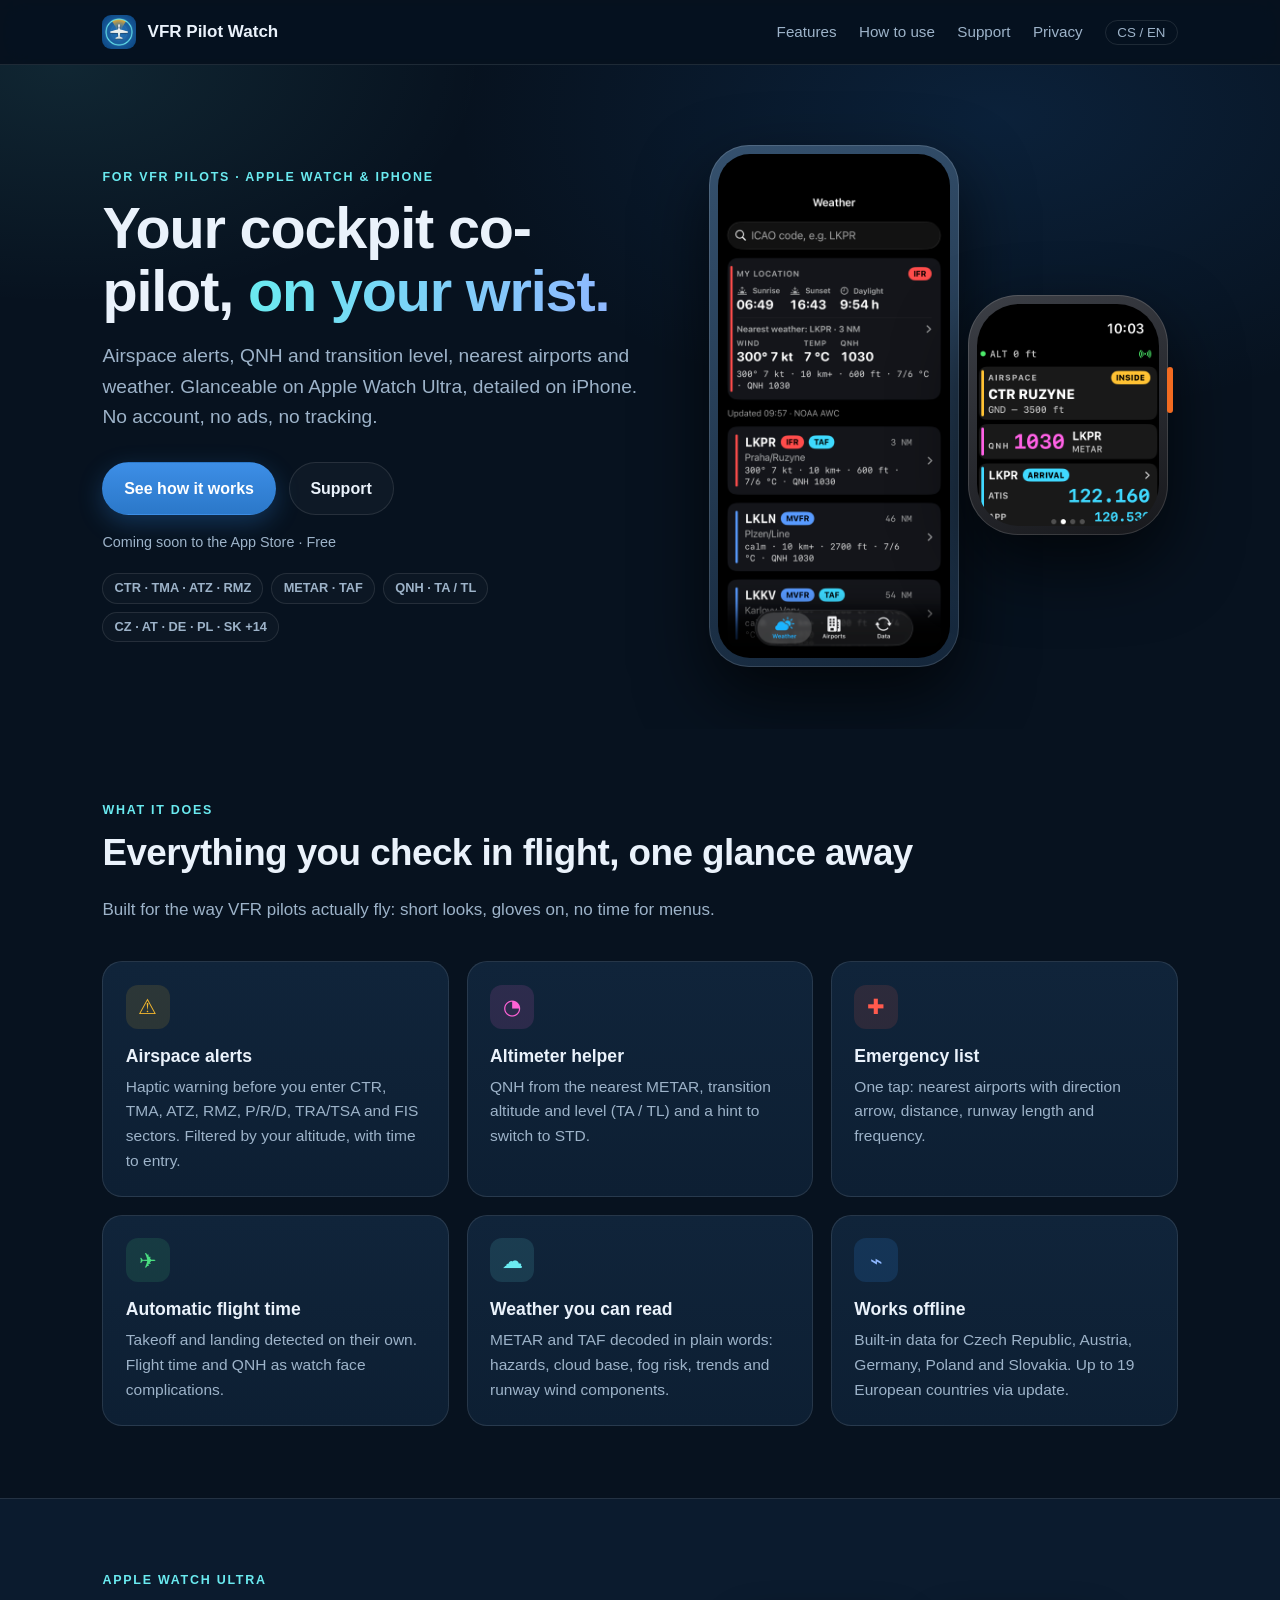
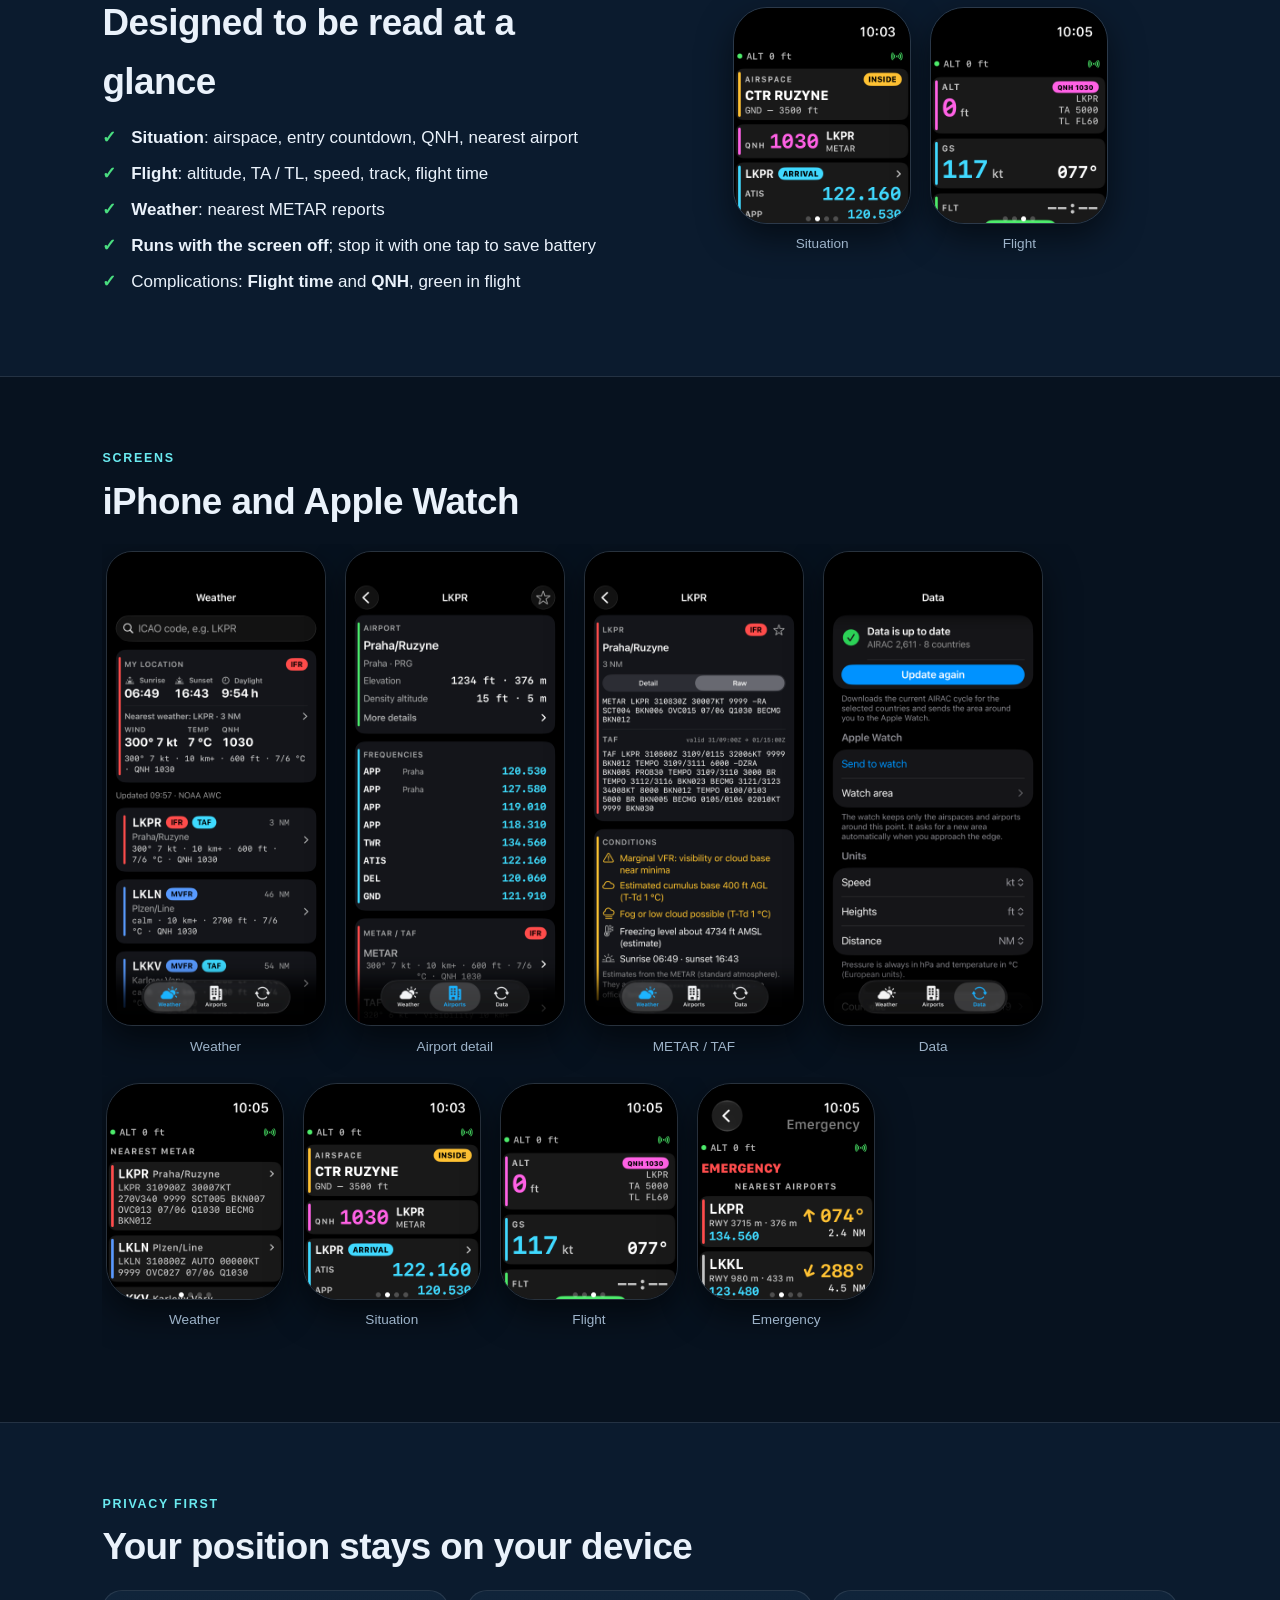
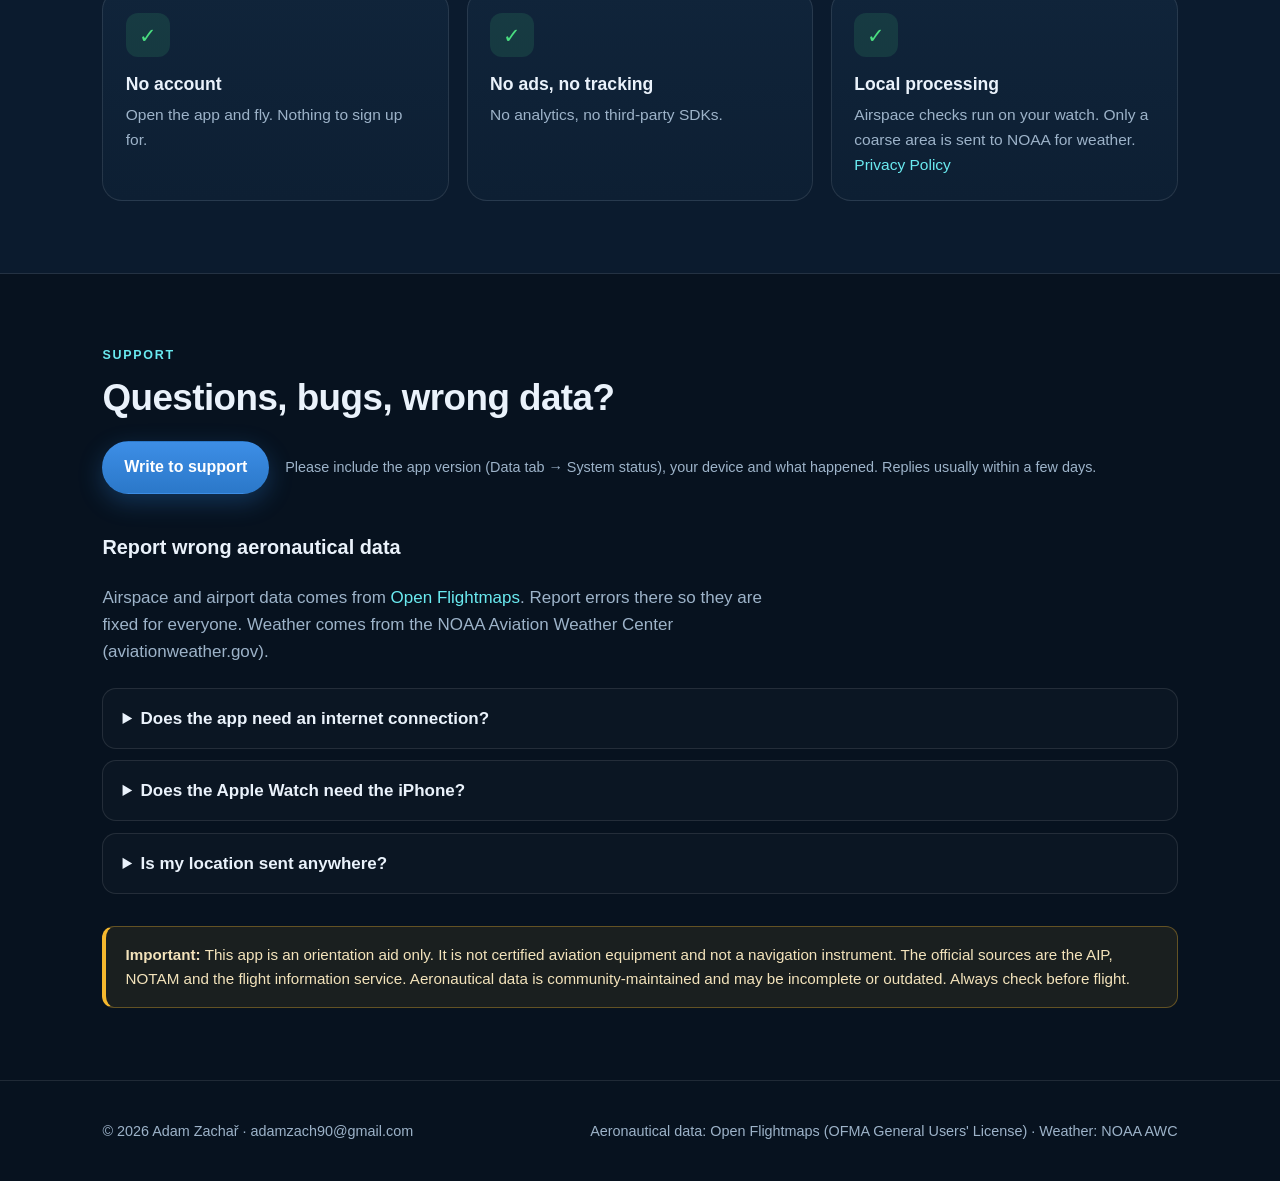
<file: index.html>
<!doctype html>
<html lang="en" data-lang="en">
<head>
<meta charset="utf-8">
<meta name="viewport" content="width=device-width, initial-scale=1">
<title>VFR Pilot Watch – airspace alerts, QNH and weather for VFR pilots</title>
<meta name="description" content="Airspace alerts, altimeter hints, nearest airports, METAR and TAF for VFR pilots on Apple Watch and iPhone.">
<meta name="theme-color" content="#07121f">
<link rel="icon" href="img/icon-v2.png">
<meta property="og:title" content="VFR Pilot Watch – airspace alerts, QNH and weather for VFR pilots"><meta property="og:description" content="Airspace alerts, altimeter hints, nearest airports, METAR and TAF for VFR pilots on Apple Watch and iPhone."><meta property="og:image" content="img/icon-v2.png">
<link rel="stylesheet" href="style.css">
</head>
<body>
<header class="nav"><div class="wrap">
<a class="brand" href="index.html"><img src="img/icon-v2.png" alt=""><span>VFR Pilot Watch</span></a>
<nav>
<a class="hide" href="index.html#features"><span class="en">Features</span><span class="cs">Funkce</span></a>
<a class="" href="app.html"><span class="en">How to use</span><span class="cs">Ovládání</span></a>
<a class="hide" href="index.html#support"><span class="en">Support</span><span class="cs">Podpora</span></a>
<a class="" href="privacy.html"><span class="en">Privacy</span><span class="cs">Soukromí</span></a>
<button class="lang" id="lang" type="button" aria-label="Language">CS / EN</button>
</nav></div></header>

<section class="hero"><div class="wrap">
<div>
<div class="eyebrow"><span class="en">For VFR pilots · Apple Watch & iPhone</span><span class="cs">Pro VFR piloty · Apple Watch a iPhone</span></div>
<h1><span class="en">Your cockpit co-pilot, <em>on your wrist.</em></span><span class="cs">Druhý pilot v kabině, <em>na zápěstí.</em></span></h1>
<p class="lead"><span class="en">Airspace alerts, QNH and transition level, nearest airports and weather. Glanceable on Apple Watch Ultra, detailed on iPhone. No account, no ads, no tracking.</span><span class="cs">Varování před prostory, QNH a přechodová hladina, nejbližší letiště a počasí. Přehledně na Apple Watch Ultra, podrobně na iPhonu. Bez účtu, reklam a sledování.</span></p>
<div class="cta">
<a class="btn primary" href="app.html"><span class="en">See how it works</span><span class="cs">Jak se ovládá</span></a>
<a class="btn ghost" href="#support"><span class="en">Support</span><span class="cs">Podpora</span></a>
</div>
<div class="soon"><span class="en">Coming soon to the App Store · Free</span><span class="cs">Brzy v App Store · Zdarma</span></div>
<div class="badges"><span class="badge">CTR · TMA · ATZ · RMZ</span><span class="badge">METAR · TAF</span><span class="badge">QNH · TA / TL</span><span class="badge">CZ · AT · DE · PL · SK +14</span></div>
</div>
<div class="devices">
<div class="phone"><img src="img/iphone-2.png" alt="Weather tab on iPhone"></div>
<div class="watch"><img src="img/watch-1.png" alt="Situation page on Apple Watch Ultra"></div>
</div>
</div></section>

<section id="features"><div class="wrap">
<div class="eyebrow"><span class="en">What it does</span><span class="cs">Co umí</span></div>
<h2><span class="en">Everything you check in flight, one glance away</span><span class="cs">Všechno, co za letu kontrolujete, na jeden pohled</span></h2>
<p class="sub"><span class="en">Built for the way VFR pilots actually fly: short looks, gloves on, no time for menus.</span><span class="cs">Postavené tak, jak VFR piloti opravdu létají: krátké pohledy, rukavice, žádný čas na menu.</span></p>
<div class="grid g3">
<div class="card"><div class="ico a">⚠</div><h3><span class="en">Airspace alerts</span><span class="cs">Varování před prostory</span></h3><p><span class="en">Haptic warning before you enter CTR, TMA, ATZ, RMZ, P/R/D, TRA/TSA and FIS sectors. Filtered by your altitude, with time to entry.</span><span class="cs">Haptické varování před vstupem do CTR, TMA, ATZ, RMZ, P/R/D, TRA/TSA a sektorů FIS. Podle vaší výšky, s časem do vstupu.</span></p></div>
<div class="card"><div class="ico m">◔</div><h3><span class="en">Altimeter helper</span><span class="cs">Pomocník výškoměru</span></h3><p><span class="en">QNH from the nearest METAR, transition altitude and level (TA / TL) and a hint to switch to STD.</span><span class="cs">QNH z nejbližšího METARu, přechodová výška a hladina (TA / TL) a upozornění na přepnutí na STD.</span></p></div>
<div class="card"><div class="ico r">✚</div><h3><span class="en">Emergency list</span><span class="cs">Nouzový seznam</span></h3><p><span class="en">One tap: nearest airports with direction arrow, distance, runway length and frequency.</span><span class="cs">Jedno klepnutí: nejbližší letiště se šipkou směru, vzdáleností, délkou dráhy a frekvencí.</span></p></div>
<div class="card"><div class="ico g">✈</div><h3><span class="en">Automatic flight time</span><span class="cs">Automatický čas letu</span></h3><p><span class="en">Takeoff and landing detected on their own. Flight time and QNH as watch face complications.</span><span class="cs">Vzlet a přistání se poznají samy. Čas letu a QNH jako komplikace na ciferníku.</span></p></div>
<div class="card"><div class="ico c">☁</div><h3><span class="en">Weather you can read</span><span class="cs">Čitelné počasí</span></h3><p><span class="en">METAR and TAF decoded in plain words: hazards, cloud base, fog risk, trends and runway wind components.</span><span class="cs">METAR a TAF rozluštěné slovy: rizika, základna oblačnosti, riziko mlhy, trendy a složky větru na dráze.</span></p></div>
<div class="card"><div class="ico b">⌁</div><h3><span class="en">Works offline</span><span class="cs">Funguje offline</span></h3><p><span class="en">Built-in data for Czech Republic, Austria, Germany, Poland and Slovakia. Up to 19 European countries via update.</span><span class="cs">Vestavěná data pro Česko, Rakousko, Německo, Polsko a Slovensko. Až 19 evropských zemí přes aktualizaci.</span></p></div>
</div></div></section>

<section class="alt"><div class="wrap split">
<div>
<div class="eyebrow"><span class="en">Apple Watch Ultra</span><span class="cs">Apple Watch Ultra</span></div>
<h2><span class="en">Designed to be read at a glance</span><span class="cs">Navrženo pro pohled na zlomek vteřiny</span></h2>
<ul class="check">
<li><span class="en"><b>Situation</b>: airspace, entry countdown, QNH, nearest airport</span><span class="cs"><b>Situace</b>: prostor, odpočet do vstupu, QNH, nejbližší letiště</span></li>
<li><span class="en"><b>Flight</b>: altitude, TA / TL, speed, track, flight time</span><span class="cs"><b>Let</b>: výška, TA / TL, rychlost, kurz, čas letu</span></li>
<li><span class="en"><b>Weather</b>: nearest METAR reports</span><span class="cs"><b>Počasí</b>: nejbližší hlášení METAR</span></li>
<li><span class="en"><b>Runs with the screen off</b>; stop it with one tap to save battery</span><span class="cs"><b>Běží se zhasnutým displejem</b>; jedním klepnutím ho zastavíte a šetříte baterii</span></li>
<li><span class="en">Complications: <b>Flight time</b> and <b>QNH</b>, green in flight</span><span class="cs">Komplikace: <b>Čas letu</b> a <b>QNH</b>, za letu zelené</span></li>
</ul>
</div>
<div class="shots watches" style="justify-content:center;flex-wrap:wrap;overflow:visible">
<figure><img src="img/watch-1.png" alt="Situation"><figcaption><span class="en">Situation</span><span class="cs">Situace</span></figcaption></figure>
<figure><img src="img/watch-2.png" alt="Flight"><figcaption><span class="en">Flight</span><span class="cs">Let</span></figcaption></figure>
</div>
</div></section>

<section><div class="wrap">
<div class="eyebrow"><span class="en">Screens</span><span class="cs">Obrazovky</span></div>
<h2><span class="en">iPhone and Apple Watch</span><span class="cs">iPhone a Apple Watch</span></h2>
<div class="shots phones">
<figure><img src="img/iphone-2.png" alt=""><figcaption><span class="en">Weather</span><span class="cs">Počasí</span></figcaption></figure>
<figure><img src="img/iphone-1.png" alt=""><figcaption><span class="en">Airport detail</span><span class="cs">Detail letiště</span></figcaption></figure>
<figure><img src="img/iphone-3.png" alt=""><figcaption>METAR / TAF</figcaption></figure>
<figure><img src="img/iphone-4.png" alt=""><figcaption><span class="en">Data</span><span class="cs">Data</span></figcaption></figure>
</div>
<div class="shots watches">
<figure><img src="img/watch-3.png" alt=""><figcaption><span class="en">Weather</span><span class="cs">Počasí</span></figcaption></figure>
<figure><img src="img/watch-1.png" alt=""><figcaption><span class="en">Situation</span><span class="cs">Situace</span></figcaption></figure>
<figure><img src="img/watch-2.png" alt=""><figcaption><span class="en">Flight</span><span class="cs">Let</span></figcaption></figure>
<figure><img src="img/watch-4.png" alt=""><figcaption><span class="en">Emergency</span><span class="cs">Nouze</span></figcaption></figure>
</div>
</div></section>

<section class="alt"><div class="wrap">
<div class="eyebrow"><span class="en">Privacy first</span><span class="cs">Soukromí především</span></div>
<h2><span class="en">Your position stays on your device</span><span class="cs">Vaše poloha zůstává ve vašem zařízení</span></h2>
<div class="grid g3">
<div class="card"><div class="ico g">✓</div><h3><span class="en">No account</span><span class="cs">Bez účtu</span></h3><p><span class="en">Open the app and fly. Nothing to sign up for.</span><span class="cs">Otevřete aplikaci a leťte. Nic se nezakládá.</span></p></div>
<div class="card"><div class="ico g">✓</div><h3><span class="en">No ads, no tracking</span><span class="cs">Bez reklam a sledování</span></h3><p><span class="en">No analytics, no third-party SDKs.</span><span class="cs">Žádná analytika ani cizí SDK.</span></p></div>
<div class="card"><div class="ico g">✓</div><h3><span class="en">Local processing</span><span class="cs">Zpracování lokálně</span></h3><p><span class="en">Airspace checks run on your watch. Only a coarse area is sent to NOAA for weather.</span><span class="cs">Kontrola prostorů běží v hodinkách. Pro počasí se NOAA posílá jen hrubá oblast.</span> <a href="privacy.html"><span class="en">Privacy Policy</span><span class="cs">Zásady soukromí</span></a></p></div>
</div></div></section>

<section id="support"><div class="wrap">
<div class="eyebrow"><span class="en">Support</span><span class="cs">Podpora</span></div>
<h2><span class="en">Questions, bugs, wrong data?</span><span class="cs">Otázky, chyby, špatná data?</span></h2>
<div class="contact">
<a class="btn primary" href="mailto:adamzach90@gmail.com"><span class="en">Write to support</span><span class="cs">Napsat podpoře</span></a>
<span class="soon"><span class="en">Please include the app version (Data tab → System status), your device and what happened. Replies usually within a few days.</span><span class="cs">Uveďte prosím verzi aplikace (záložka Data → Stav systému), zařízení a co se stalo. Odpovídám obvykle do pár dní.</span></span>
</div>
<h3 style="margin-top:2.4rem"><span class="en">Report wrong aeronautical data</span><span class="cs">Nahlásit chybu v leteckých datech</span></h3>
<p class="sub" style="margin-bottom:1.4rem"><span class="en">Airspace and airport data comes from <a href="https://www.openflightmaps.org">Open Flightmaps</a>. Report errors there so they are fixed for everyone. Weather comes from the NOAA Aviation Weather Center (aviationweather.gov).</span><span class="cs">Data o prostorech a letištích pocházejí z <a href="https://www.openflightmaps.org">Open Flightmaps</a>. Chyby hlaste tam, ať se opraví pro všechny. Počasí je z NOAA Aviation Weather Center (aviationweather.gov).</span></p>
<div class="faq">
<details><summary><span class="en">Does the app need an internet connection?</span><span class="cs">Potřebuje aplikace internet?</span></summary><p><span class="en">The watch works offline with the built-in data. Weather (METAR, TAF) and data updates need a connection.</span><span class="cs">Hodinky fungují offline s vestavěnými daty. Počasí (METAR, TAF) a aktualizace dat potřebují připojení.</span></p></details>
<details><summary><span class="en">Does the Apple Watch need the iPhone?</span><span class="cs">Potřebují hodinky iPhone?</span></summary><p><span class="en">Not for flying with the built-in data. The iPhone downloads more countries, updates the AIRAC cycle and sends the area around you to the watch.</span><span class="cs">Ne pro létání s vestavěnými daty. iPhone stahuje další země, aktualizuje cyklus AIRAC a posílá do hodinek oblast kolem vás.</span></p></details>
<details><summary><span class="en">Is my location sent anywhere?</span><span class="cs">Odesílá se někam moje poloha?</span></summary><p><span class="en">Your position stays on your device. To show weather the app asks NOAA for reports in an area around you. See the <a href="privacy.html">Privacy Policy</a>.</span><span class="cs">Poloha zůstává ve vašem zařízení. Pro počasí se NOAA posílá dotaz na oblast kolem vás. Viz <a href="privacy.html">Zásady soukromí</a>.</span></p></details>
</div>
<div class="note" style="margin-top:2rem"><strong><span class="en">Important:</span><span class="cs">Důležité:</span></strong> <span class="en">This app is an orientation aid only. It is not certified aviation equipment and not a navigation instrument. The official sources are the AIP, NOTAM and the flight information service. Aeronautical data is community-maintained and may be incomplete or outdated. Always check before flight.</span><span class="cs">Aplikace je jen orientační pomůcka. Není to certifikované letecké vybavení ani navigační přístroj. Oficiálními zdroji jsou AIP, NOTAM a letová informační služba. Letecká data spravuje komunita a mohou být neúplná nebo zastaralá. Vždy ověřte před letem.</span></div>
</div></section>

<footer><div class="wrap">
<div>© 2026 Adam Zachař · <a href="mailto:adamzach90@gmail.com">adamzach90@gmail.com</a></div>
<div>Aeronautical data: Open Flightmaps (OFMA General Users' License) · Weather: NOAA AWC</div>
</div></footer>
<script>
(function(){var d=document.documentElement,k="lang",s=null;try{s=localStorage.getItem(k)}catch(e){}
var l=s||((navigator.language||"en").toLowerCase().indexOf("cs")===0?"cs":"en");d.setAttribute("data-lang",l);d.lang=l;
document.getElementById("lang").addEventListener("click",function(){l=d.getAttribute("data-lang")==="cs"?"en":"cs";d.setAttribute("data-lang",l);d.lang=l;try{localStorage.setItem(k,l)}catch(e){}});})();
</script>
</body></html>
</file>
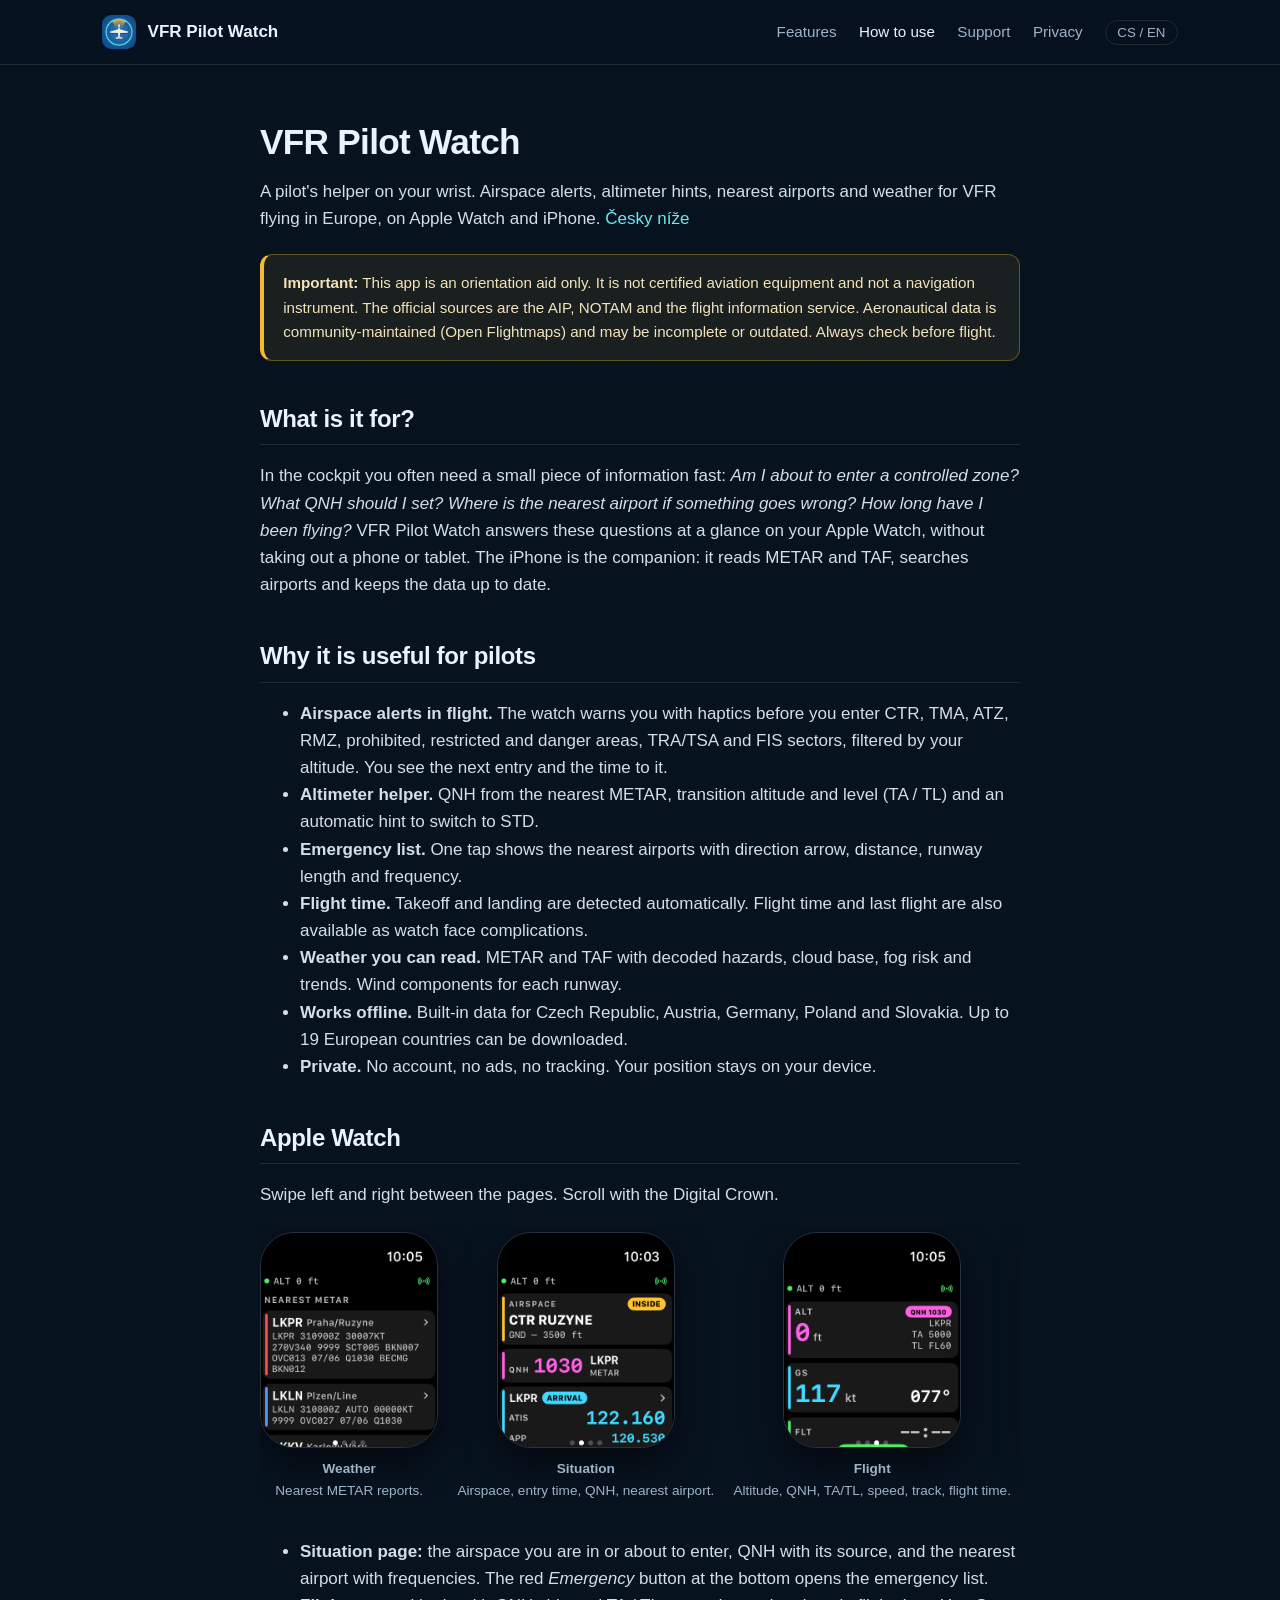
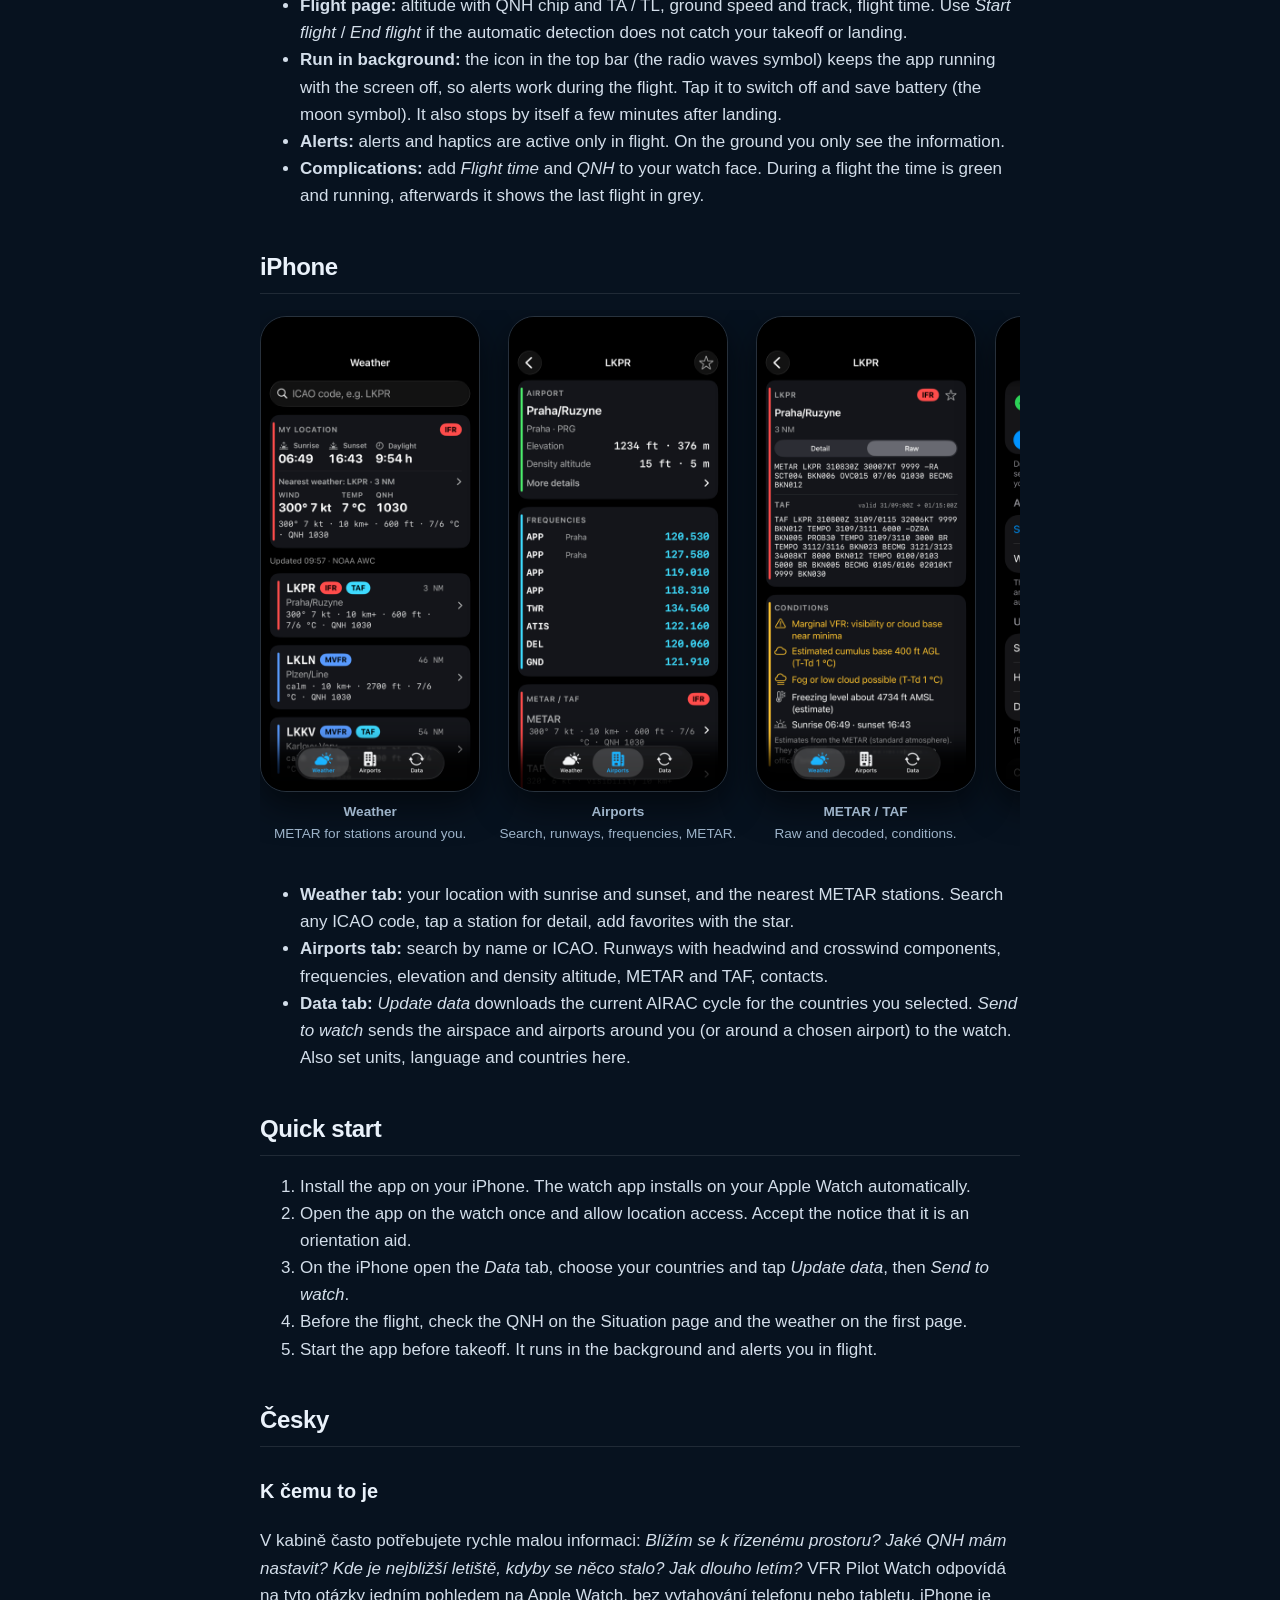
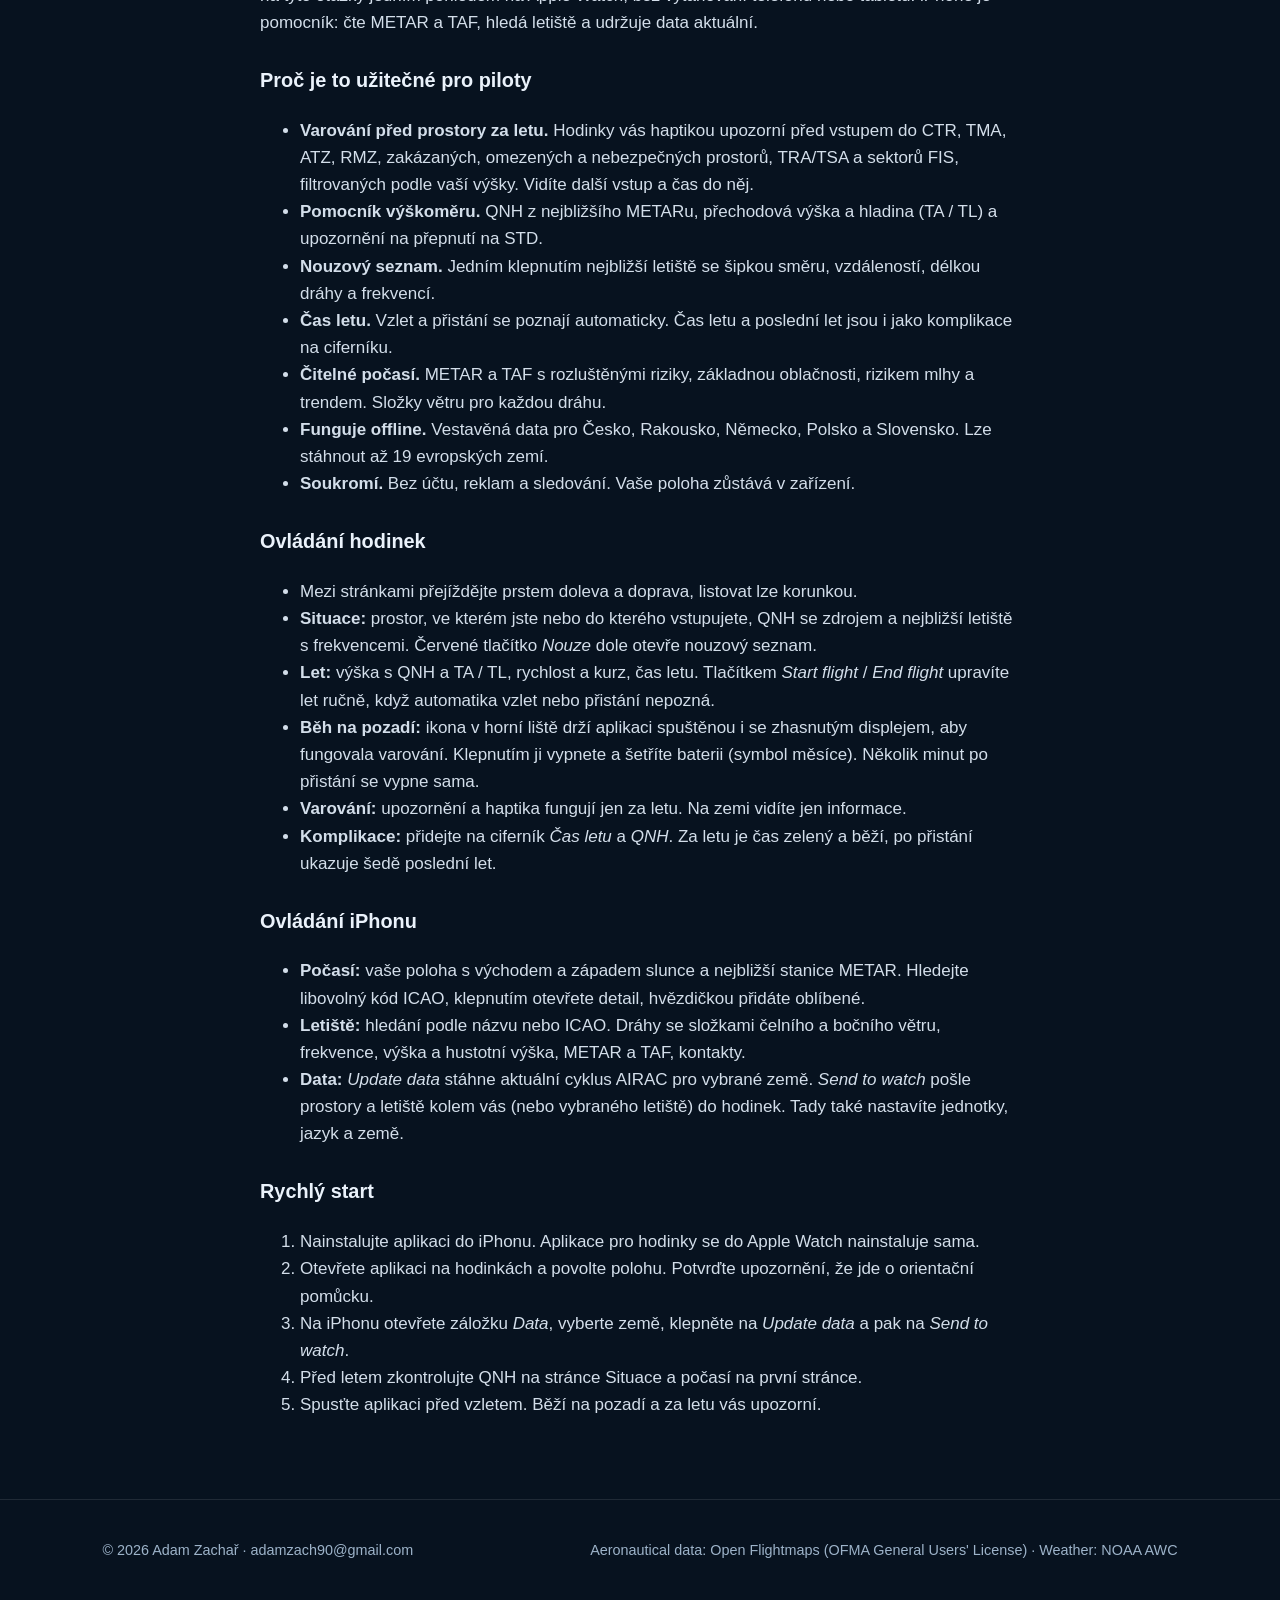
<file: app.html>
<!doctype html>
<html lang="en" data-lang="en">
<head>
<meta charset="utf-8">
<meta name="viewport" content="width=device-width, initial-scale=1">
<title>VFR Pilot Watch – How to use</title>
<meta name="description" content="How to use VFR Pilot Watch on Apple Watch and iPhone.">
<meta name="theme-color" content="#07121f">
<link rel="icon" href="img/icon-v2.png">
<meta property="og:title" content="VFR Pilot Watch – How to use"><meta property="og:description" content="How to use VFR Pilot Watch on Apple Watch and iPhone."><meta property="og:image" content="img/icon-v2.png">
<link rel="stylesheet" href="style.css">
</head>
<body>
<header class="nav"><div class="wrap">
<a class="brand" href="index.html"><img src="img/icon-v2.png" alt=""><span>VFR Pilot Watch</span></a>
<nav>
<a class="hide" href="index.html#features"><span class="en">Features</span><span class="cs">Funkce</span></a>
<a class="on" href="app.html"><span class="en">How to use</span><span class="cs">Ovládání</span></a>
<a class="hide" href="index.html#support"><span class="en">Support</span><span class="cs">Podpora</span></a>
<a class="" href="privacy.html"><span class="en">Privacy</span><span class="cs">Soukromí</span></a>
<button class="lang" id="lang" type="button" aria-label="Language">CS / EN</button>
</nav></div></header>
<main class="wrap"><div class="doc"><h1>VFR Pilot Watch</h1>
<p>
A pilot's helper on your wrist. Airspace alerts, altimeter hints, nearest airports and weather for VFR flying in Europe, on Apple Watch and iPhone. <a href="#cs">Česky níže</a></p>

<div class="note">
<strong>Important:</strong> This app is an orientation aid only. It is not certified aviation equipment and not a navigation instrument.
The official sources are the AIP, NOTAM and the flight information service. Aeronautical data is community-maintained
(Open Flightmaps) and may be incomplete or outdated. Always check before flight.
</div>

<h2>What is it for?</h2>
<p>In the cockpit you often need a small piece of information fast: <em>Am I about to enter a controlled zone? What QNH should I set? Where is the nearest airport if something goes wrong? How long have I been flying?</em>
VFR Pilot Watch answers these questions at a glance on your Apple Watch, without taking out a phone or tablet.
The iPhone is the companion: it reads METAR and TAF, searches airports and keeps the data up to date.</p>

<h2>Why it is useful for pilots</h2>
<ul>
<li><strong>Airspace alerts in flight.</strong> The watch warns you with haptics before you enter CTR, TMA, ATZ, RMZ, prohibited, restricted and danger areas, TRA/TSA and FIS sectors, filtered by your altitude. You see the next entry and the time to it.</li>
<li><strong>Altimeter helper.</strong> QNH from the nearest METAR, transition altitude and level (TA / TL) and an automatic hint to switch to STD.</li>
<li><strong>Emergency list.</strong> One tap shows the nearest airports with direction arrow, distance, runway length and frequency.</li>
<li><strong>Flight time.</strong> Takeoff and landing are detected automatically. Flight time and last flight are also available as watch face complications.</li>
<li><strong>Weather you can read.</strong> METAR and TAF with decoded hazards, cloud base, fog risk and trends. Wind components for each runway.</li>
<li><strong>Works offline.</strong> Built-in data for Czech Republic, Austria, Germany, Poland and Slovakia. Up to 19 European countries can be downloaded.</li>
<li><strong>Private.</strong> No account, no ads, no tracking. Your position stays on your device.</li>
</ul>

<h2>Apple Watch</h2>
<p>Swipe left and right between the pages. Scroll with the Digital Crown.</p>
<div class="shots watches">
<figure><img src="img/watch-3.png" alt="Nearest METAR on Apple Watch"><figcaption><strong>Weather</strong><br>Nearest METAR reports.</figcaption></figure>
<figure><img src="img/watch-1.png" alt="Situation page on Apple Watch"><figcaption><strong>Situation</strong><br>Airspace, entry time, QNH, nearest airport.</figcaption></figure>
<figure><img src="img/watch-2.png" alt="Flight page on Apple Watch"><figcaption><strong>Flight</strong><br>Altitude, QNH, TA/TL, speed, track, flight time.</figcaption></figure>
<figure><img src="img/watch-4.png" alt="Emergency page on Apple Watch"><figcaption><strong>Emergency</strong><br>Nearest airports with arrows.</figcaption></figure>
</div>
<ul>
<li><strong>Situation page:</strong> the airspace you are in or about to enter, QNH with its source, and the nearest airport with frequencies. The red <em>Emergency</em> button at the bottom opens the emergency list.</li>
<li><strong>Flight page:</strong> altitude with QNH chip and TA / TL, ground speed and track, flight time. Use <em>Start flight</em> / <em>End flight</em> if the automatic detection does not catch your takeoff or landing.</li>
<li><strong>Run in background:</strong> the icon in the top bar (the radio waves symbol) keeps the app running with the screen off, so alerts work during the flight. Tap it to switch off and save battery (the moon symbol). It also stops by itself a few minutes after landing.</li>
<li><strong>Alerts:</strong> alerts and haptics are active only in flight. On the ground you only see the information.</li>
<li><strong>Complications:</strong> add <em>Flight time</em> and <em>QNH</em> to your watch face. During a flight the time is green and running, afterwards it shows the last flight in grey.</li>
</ul>

<h2>iPhone</h2>
<div class="shots phones">
<figure><img src="img/iphone-2.png" alt="Weather tab on iPhone"><figcaption><strong>Weather</strong><br>METAR for stations around you.</figcaption></figure>
<figure><img src="img/iphone-1.png" alt="Airport detail on iPhone"><figcaption><strong>Airports</strong><br>Search, runways, frequencies, METAR.</figcaption></figure>
<figure><img src="img/iphone-3.png" alt="METAR and TAF detail on iPhone"><figcaption><strong>METAR / TAF</strong><br>Raw and decoded, conditions.</figcaption></figure>
<figure><img src="img/iphone-4.png" alt="Data tab on iPhone"><figcaption><strong>Data</strong><br>Updates, watch area, units.</figcaption></figure>
</div>
<ul>
<li><strong>Weather tab:</strong> your location with sunrise and sunset, and the nearest METAR stations. Search any ICAO code, tap a station for detail, add favorites with the star.</li>
<li><strong>Airports tab:</strong> search by name or ICAO. Runways with headwind and crosswind components, frequencies, elevation and density altitude, METAR and TAF, contacts.</li>
<li><strong>Data tab:</strong> <em>Update data</em> downloads the current AIRAC cycle for the countries you selected. <em>Send to watch</em> sends the airspace and airports around you (or around a chosen airport) to the watch. Also set units, language and countries here.</li>
</ul>

<h2>Quick start</h2>
<ol>
<li>Install the app on your iPhone. The watch app installs on your Apple Watch automatically.</li>
<li>Open the app on the watch once and allow location access. Accept the notice that it is an orientation aid.</li>
<li>On the iPhone open the <em>Data</em> tab, choose your countries and tap <em>Update data</em>, then <em>Send to watch</em>.</li>
<li>Before the flight, check the QNH on the Situation page and the weather on the first page.</li>
<li>Start the app before takeoff. It runs in the background and alerts you in flight.</li>
</ol>

<h2 id="cs">Česky</h2>
<h3>K čemu to je</h3>
<p>V kabině často potřebujete rychle malou informaci: <em>Blížím se k řízenému prostoru? Jaké QNH mám nastavit? Kde je nejbližší letiště, kdyby se něco stalo? Jak dlouho letím?</em>
VFR Pilot Watch odpovídá na tyto otázky jedním pohledem na Apple Watch, bez vytahování telefonu nebo tabletu.
iPhone je pomocník: čte METAR a TAF, hledá letiště a udržuje data aktuální.</p>

<h3>Proč je to užitečné pro piloty</h3>
<ul>
<li><strong>Varování před prostory za letu.</strong> Hodinky vás haptikou upozorní před vstupem do CTR, TMA, ATZ, RMZ, zakázaných, omezených a nebezpečných prostorů, TRA/TSA a sektorů FIS, filtrovaných podle vaší výšky. Vidíte další vstup a čas do něj.</li>
<li><strong>Pomocník výškoměru.</strong> QNH z nejbližšího METARu, přechodová výška a hladina (TA / TL) a upozornění na přepnutí na STD.</li>
<li><strong>Nouzový seznam.</strong> Jedním klepnutím nejbližší letiště se šipkou směru, vzdáleností, délkou dráhy a frekvencí.</li>
<li><strong>Čas letu.</strong> Vzlet a přistání se poznají automaticky. Čas letu a poslední let jsou i jako komplikace na ciferníku.</li>
<li><strong>Čitelné počasí.</strong> METAR a TAF s rozluštěnými riziky, základnou oblačnosti, rizikem mlhy a trendem. Složky větru pro každou dráhu.</li>
<li><strong>Funguje offline.</strong> Vestavěná data pro Česko, Rakousko, Německo, Polsko a Slovensko. Lze stáhnout až 19 evropských zemí.</li>
<li><strong>Soukromí.</strong> Bez účtu, reklam a sledování. Vaše poloha zůstává v zařízení.</li>
</ul>

<h3>Ovládání hodinek</h3>
<ul>
<li>Mezi stránkami přejíždějte prstem doleva a doprava, listovat lze korunkou.</li>
<li><strong>Situace:</strong> prostor, ve kterém jste nebo do kterého vstupujete, QNH se zdrojem a nejbližší letiště s frekvencemi. Červené tlačítko <em>Nouze</em> dole otevře nouzový seznam.</li>
<li><strong>Let:</strong> výška s QNH a TA / TL, rychlost a kurz, čas letu. Tlačítkem <em>Start flight</em> / <em>End flight</em> upravíte let ručně, když automatika vzlet nebo přistání nepozná.</li>
<li><strong>Běh na pozadí:</strong> ikona v horní liště drží aplikaci spuštěnou i se zhasnutým displejem, aby fungovala varování. Klepnutím ji vypnete a šetříte baterii (symbol měsíce). Několik minut po přistání se vypne sama.</li>
<li><strong>Varování:</strong> upozornění a haptika fungují jen za letu. Na zemi vidíte jen informace.</li>
<li><strong>Komplikace:</strong> přidejte na ciferník <em>Čas letu</em> a <em>QNH</em>. Za letu je čas zelený a běží, po přistání ukazuje šedě poslední let.</li>
</ul>

<h3>Ovládání iPhonu</h3>
<ul>
<li><strong>Počasí:</strong> vaše poloha s východem a západem slunce a nejbližší stanice METAR. Hledejte libovolný kód ICAO, klepnutím otevřete detail, hvězdičkou přidáte oblíbené.</li>
<li><strong>Letiště:</strong> hledání podle názvu nebo ICAO. Dráhy se složkami čelního a bočního větru, frekvence, výška a hustotní výška, METAR a TAF, kontakty.</li>
<li><strong>Data:</strong> <em>Update data</em> stáhne aktuální cyklus AIRAC pro vybrané země. <em>Send to watch</em> pošle prostory a letiště kolem vás (nebo vybraného letiště) do hodinek. Tady také nastavíte jednotky, jazyk a země.</li>
</ul>

<h3>Rychlý start</h3>
<ol>
<li>Nainstalujte aplikaci do iPhonu. Aplikace pro hodinky se do Apple Watch nainstaluje sama.</li>
<li>Otevřete aplikaci na hodinkách a povolte polohu. Potvrďte upozornění, že jde o orientační pomůcku.</li>
<li>Na iPhonu otevřete záložku <em>Data</em>, vyberte země, klepněte na <em>Update data</em> a pak na <em>Send to watch</em>.</li>
<li>Před letem zkontrolujte QNH na stránce Situace a počasí na první stránce.</li>
<li>Spusťte aplikaci před vzletem. Běží na pozadí a za letu vás upozorní.</li>
</ol>

</div></main>
<footer><div class="wrap">
<div>© 2026 Adam Zachař · <a href="mailto:adamzach90@gmail.com">adamzach90@gmail.com</a></div>
<div>Aeronautical data: Open Flightmaps (OFMA General Users' License) · Weather: NOAA AWC</div>
</div></footer>
<script>
(function(){var d=document.documentElement,k="lang",s=null;try{s=localStorage.getItem(k)}catch(e){}
var l=s||((navigator.language||"en").toLowerCase().indexOf("cs")===0?"cs":"en");d.setAttribute("data-lang",l);d.lang=l;
document.getElementById("lang").addEventListener("click",function(){l=d.getAttribute("data-lang")==="cs"?"en":"cs";d.setAttribute("data-lang",l);d.lang=l;try{localStorage.setItem(k,l)}catch(e){}});})();
</script>
</body></html>
</file>
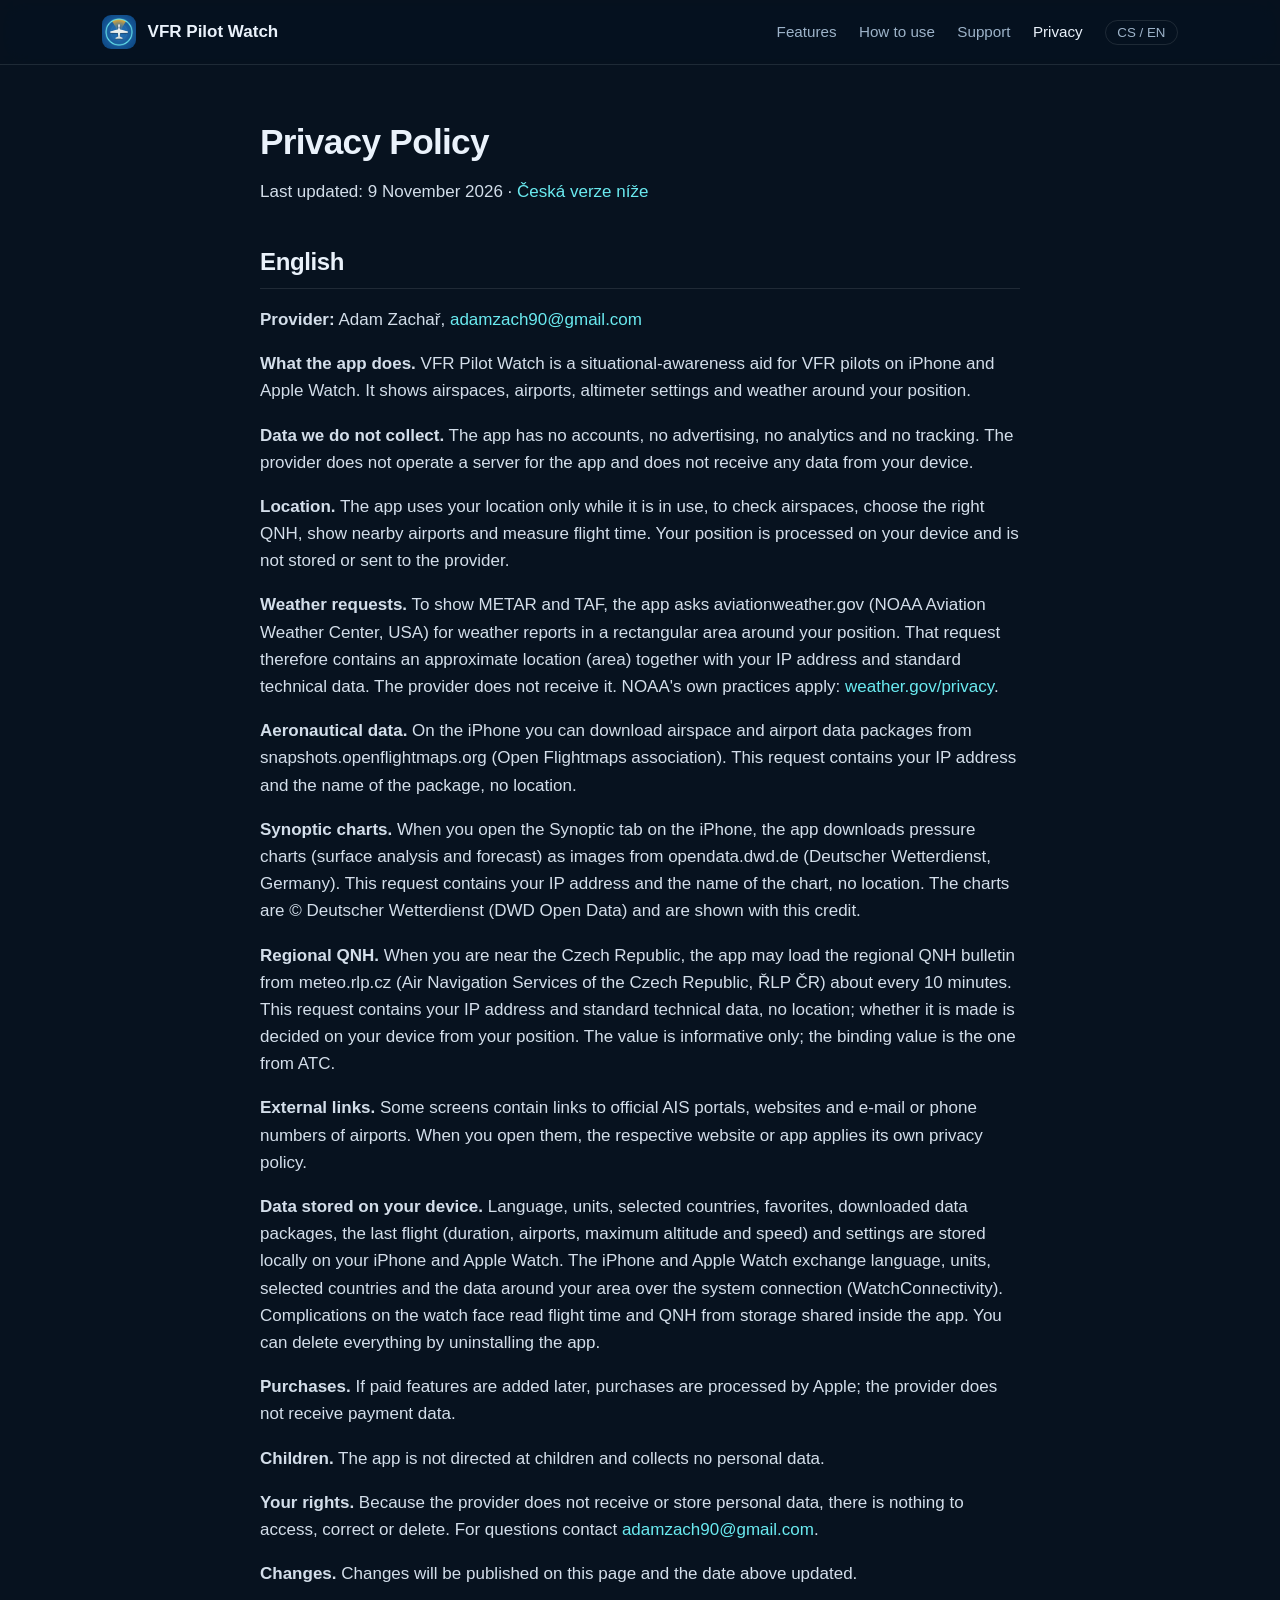
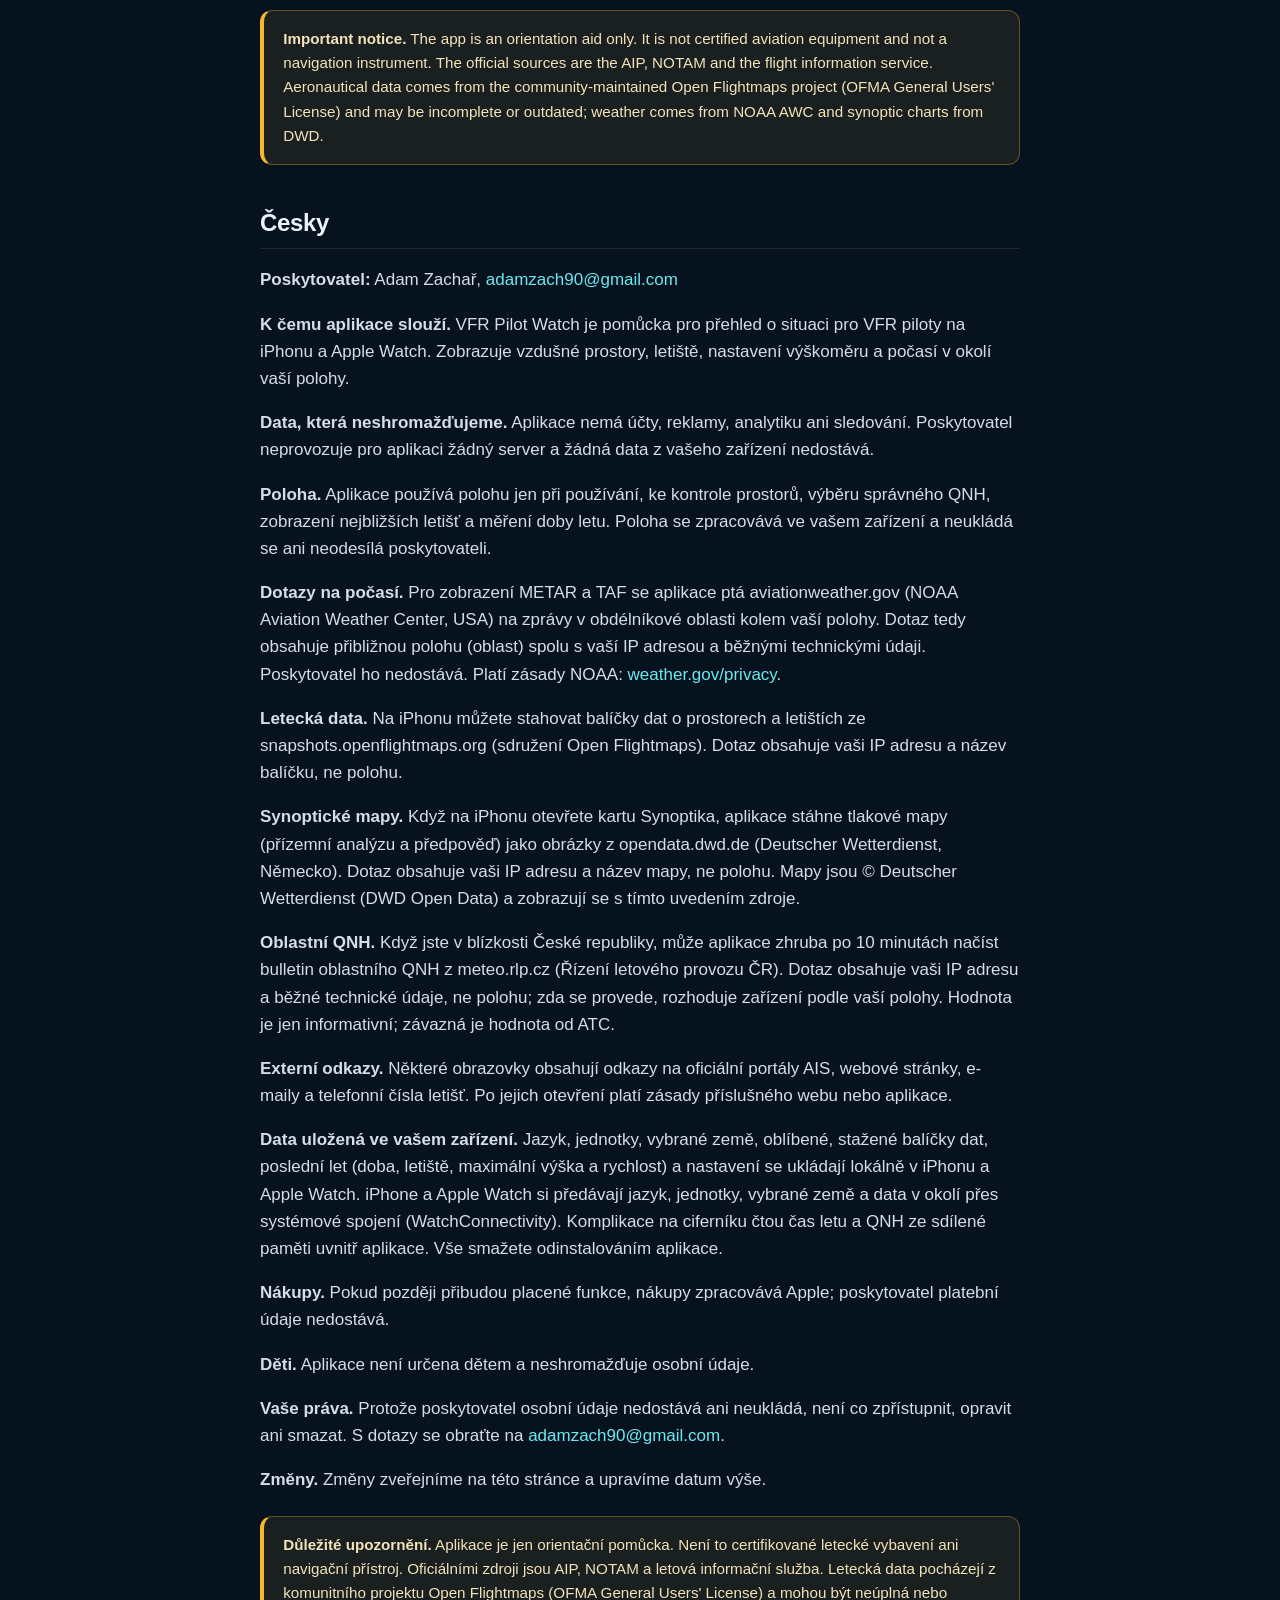
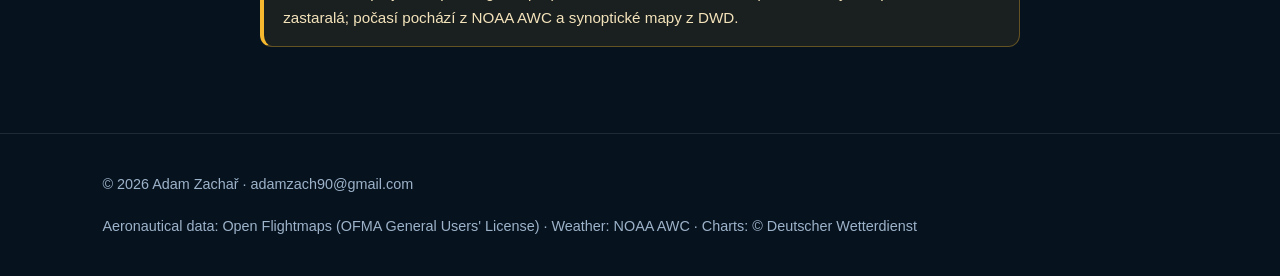
<file: privacy.html>
<!doctype html>
<html lang="en" data-lang="en">
<head>
<meta charset="utf-8">
<meta name="viewport" content="width=device-width, initial-scale=1">
<title>VFR Pilot Watch – Privacy Policy</title>
<meta name="description" content="Privacy Policy of the VFR Pilot Watch app.">
<meta name="theme-color" content="#07121f">
<link rel="icon" href="img/icon-v2.png">
<meta property="og:title" content="VFR Pilot Watch – Privacy Policy"><meta property="og:description" content="Privacy Policy of the VFR Pilot Watch app."><meta property="og:image" content="img/icon-v2.png">
<link rel="stylesheet" href="style.css">
</head>
<body>
<header class="nav"><div class="wrap">
<a class="brand" href="index.html"><img src="img/icon-v2.png" alt=""><span>VFR Pilot Watch</span></a>
<nav>
<a class="hide" href="index.html#features"><span class="en">Features</span><span class="cs">Funkce</span></a>
<a class="" href="app.html"><span class="en">How to use</span><span class="cs">Ovládání</span></a>
<a class="hide" href="index.html#support"><span class="en">Support</span><span class="cs">Podpora</span></a>
<a class="on" href="privacy.html"><span class="en">Privacy</span><span class="cs">Soukromí</span></a>
<button class="lang" id="lang" type="button" aria-label="Language">CS / EN</button>
</nav></div></header>
<main class="wrap"><div class="doc"><h1>Privacy Policy</h1>
<p>Last updated: 9 November 2026 · <a href="#cs">Česká verze níže</a></p>

<h2>English</h2>
<p><strong>Provider:</strong> Adam Zachař, <a href="mailto:adamzach90@gmail.com">adamzach90@gmail.com</a></p>

<p><strong>What the app does.</strong> VFR Pilot Watch is a situational-awareness aid for VFR pilots on iPhone and Apple Watch. It shows airspaces, airports, altimeter settings and weather around your position.</p>

<p><strong>Data we do not collect.</strong> The app has no accounts, no advertising, no analytics and no tracking. The provider does not operate a server for the app and does not receive any data from your device.</p>

<p><strong>Location.</strong> The app uses your location only while it is in use, to check airspaces, choose the right QNH, show nearby airports and measure flight time. Your position is processed on your device and is not stored or sent to the provider.</p>

<p><strong>Weather requests.</strong> To show METAR and TAF, the app asks aviationweather.gov (NOAA Aviation Weather Center, USA) for weather reports in a rectangular area around your position. That request therefore contains an approximate location (area) together with your IP address and standard technical data. The provider does not receive it. NOAA's own practices apply: <a href="https://www.weather.gov/privacy">weather.gov/privacy</a>.</p>

<p><strong>Aeronautical data.</strong> On the iPhone you can download airspace and airport data packages from snapshots.openflightmaps.org (Open Flightmaps association). This request contains your IP address and the name of the package, no location.</p>

<p><strong>Synoptic charts.</strong> When you open the Synoptic tab on the iPhone, the app downloads pressure charts (surface analysis and forecast) as images from opendata.dwd.de (Deutscher Wetterdienst, Germany). This request contains your IP address and the name of the chart, no location. The charts are © Deutscher Wetterdienst (DWD Open Data) and are shown with this credit.</p>

<p><strong>Regional QNH.</strong> When you are near the Czech Republic, the app may load the regional QNH bulletin from meteo.rlp.cz (Air Navigation Services of the Czech Republic, ŘLP ČR) about every 10 minutes. This request contains your IP address and standard technical data, no location; whether it is made is decided on your device from your position. The value is informative only; the binding value is the one from ATC.</p>

<p><strong>External links.</strong> Some screens contain links to official AIS portals, websites and e-mail or phone numbers of airports. When you open them, the respective website or app applies its own privacy policy.</p>

<p><strong>Data stored on your device.</strong> Language, units, selected countries, favorites, downloaded data packages, the last flight (duration, airports, maximum altitude and speed) and settings are stored locally on your iPhone and Apple Watch. The iPhone and Apple Watch exchange language, units, selected countries and the data around your area over the system connection (WatchConnectivity). Complications on the watch face read flight time and QNH from storage shared inside the app. You can delete everything by uninstalling the app.</p>

<p><strong>Purchases.</strong> If paid features are added later, purchases are processed by Apple; the provider does not receive payment data.</p>

<p><strong>Children.</strong> The app is not directed at children and collects no personal data.</p>

<p><strong>Your rights.</strong> Because the provider does not receive or store personal data, there is nothing to access, correct or delete. For questions contact <a href="mailto:adamzach90@gmail.com">adamzach90@gmail.com</a>.</p>

<p><strong>Changes.</strong> Changes will be published on this page and the date above updated.</p>

<div class="note"><strong>Important notice.</strong> The app is an orientation aid only. It is not certified aviation equipment and not a navigation instrument. The official sources are the AIP, NOTAM and the flight information service. Aeronautical data comes from the community-maintained Open Flightmaps project (OFMA General Users' License) and may be incomplete or outdated; weather comes from NOAA AWC and synoptic charts from DWD.</div>

<h2 id="cs">Česky</h2>
<p><strong>Poskytovatel:</strong> Adam Zachař, <a href="mailto:adamzach90@gmail.com">adamzach90@gmail.com</a></p>

<p><strong>K čemu aplikace slouží.</strong> VFR Pilot Watch je pomůcka pro přehled o situaci pro VFR piloty na iPhonu a Apple Watch. Zobrazuje vzdušné prostory, letiště, nastavení výškoměru a počasí v okolí vaší polohy.</p>

<p><strong>Data, která neshromažďujeme.</strong> Aplikace nemá účty, reklamy, analytiku ani sledování. Poskytovatel neprovozuje pro aplikaci žádný server a žádná data z vašeho zařízení nedostává.</p>

<p><strong>Poloha.</strong> Aplikace používá polohu jen při používání, ke kontrole prostorů, výběru správného QNH, zobrazení nejbližších letišť a měření doby letu. Poloha se zpracovává ve vašem zařízení a neukládá se ani neodesílá poskytovateli.</p>

<p><strong>Dotazy na počasí.</strong> Pro zobrazení METAR a TAF se aplikace ptá aviationweather.gov (NOAA Aviation Weather Center, USA) na zprávy v obdélníkové oblasti kolem vaší polohy. Dotaz tedy obsahuje přibližnou polohu (oblast) spolu s vaší IP adresou a běžnými technickými údaji. Poskytovatel ho nedostává. Platí zásady NOAA: <a href="https://www.weather.gov/privacy">weather.gov/privacy</a>.</p>

<p><strong>Letecká data.</strong> Na iPhonu můžete stahovat balíčky dat o prostorech a letištích ze snapshots.openflightmaps.org (sdružení Open Flightmaps). Dotaz obsahuje vaši IP adresu a název balíčku, ne polohu.</p>

<p><strong>Synoptické mapy.</strong> Když na iPhonu otevřete kartu Synoptika, aplikace stáhne tlakové mapy (přízemní analýzu a předpověď) jako obrázky z opendata.dwd.de (Deutscher Wetterdienst, Německo). Dotaz obsahuje vaši IP adresu a název mapy, ne polohu. Mapy jsou © Deutscher Wetterdienst (DWD Open Data) a zobrazují se s tímto uvedením zdroje.</p>

<p><strong>Oblastní QNH.</strong> Když jste v blízkosti České republiky, může aplikace zhruba po 10 minutách načíst bulletin oblastního QNH z meteo.rlp.cz (Řízení letového provozu ČR). Dotaz obsahuje vaši IP adresu a běžné technické údaje, ne polohu; zda se provede, rozhoduje zařízení podle vaší polohy. Hodnota je jen informativní; závazná je hodnota od ATC.</p>

<p><strong>Externí odkazy.</strong> Některé obrazovky obsahují odkazy na oficiální portály AIS, webové stránky, e-maily a telefonní čísla letišť. Po jejich otevření platí zásady příslušného webu nebo aplikace.</p>

<p><strong>Data uložená ve vašem zařízení.</strong> Jazyk, jednotky, vybrané země, oblíbené, stažené balíčky dat, poslední let (doba, letiště, maximální výška a rychlost) a nastavení se ukládají lokálně v iPhonu a Apple Watch. iPhone a Apple Watch si předávají jazyk, jednotky, vybrané země a data v okolí přes systémové spojení (WatchConnectivity). Komplikace na ciferníku čtou čas letu a QNH ze sdílené paměti uvnitř aplikace. Vše smažete odinstalováním aplikace.</p>

<p><strong>Nákupy.</strong> Pokud později přibudou placené funkce, nákupy zpracovává Apple; poskytovatel platební údaje nedostává.</p>

<p><strong>Děti.</strong> Aplikace není určena dětem a neshromažďuje osobní údaje.</p>

<p><strong>Vaše práva.</strong> Protože poskytovatel osobní údaje nedostává ani neukládá, není co zpřístupnit, opravit ani smazat. S dotazy se obraťte na <a href="mailto:adamzach90@gmail.com">adamzach90@gmail.com</a>.</p>

<p><strong>Změny.</strong> Změny zveřejníme na této stránce a upravíme datum výše.</p>

<div class="note"><strong>Důležité upozornění.</strong> Aplikace je jen orientační pomůcka. Není to certifikované letecké vybavení ani navigační přístroj. Oficiálními zdroji jsou AIP, NOTAM a letová informační služba. Letecká data pocházejí z komunitního projektu Open Flightmaps (OFMA General Users' License) a mohou být neúplná nebo zastaralá; počasí pochází z NOAA AWC a synoptické mapy z DWD.</div>


</div></main>
<footer><div class="wrap">
<div>© 2026 Adam Zachař · <a href="mailto:adamzach90@gmail.com">adamzach90@gmail.com</a></div>
<div>Aeronautical data: Open Flightmaps (OFMA General Users' License) · Weather: NOAA AWC · Charts: © Deutscher Wetterdienst</div>
</div></footer>
<script>
(function(){var d=document.documentElement,k="lang",s=null;try{s=localStorage.getItem(k)}catch(e){}
var l=s||((navigator.language||"en").toLowerCase().indexOf("cs")===0?"cs":"en");d.setAttribute("data-lang",l);d.lang=l;
document.getElementById("lang").addEventListener("click",function(){l=d.getAttribute("data-lang")==="cs"?"en":"cs";d.setAttribute("data-lang",l);d.lang=l;try{localStorage.setItem(k,l)}catch(e){}});})();
</script>
</body></html>
</file>
<file: style.css>
:root{
  --bg:#07121f; --bg2:#0b1b2e; --card:#10243a; --card2:#13304d; --line:#ffffff1a;
  --text:#eaf2fb; --muted:#9db3c9; --cyan:#6aeaf0; --blue:#2b78c9; --amber:#f5b82e; --green:#4ade80; --magenta:#ff62d6; --red:#ff5a4d;
  --radius:20px; --max:1120px;
}
*{box-sizing:border-box}
html{scroll-behavior:smooth}
body{margin:0;background:var(--bg);color:var(--text);font:17px/1.6 -apple-system,BlinkMacSystemFont,"SF Pro Text","Segoe UI",Roboto,Helvetica,Arial,sans-serif;-webkit-font-smoothing:antialiased}
a{color:var(--cyan);text-decoration:none} a:hover{text-decoration:underline}
img{max-width:100%;display:block}
.wrap{max-width:var(--max);margin:0 auto;padding:0 1.4rem}

/* navigace */
header.nav{position:sticky;top:0;z-index:20;background:#07121fcc;backdrop-filter:saturate(1.4) blur(14px);border-bottom:1px solid var(--line)}
.nav .wrap{display:flex;align-items:center;gap:1.2rem;height:64px}
.brand{display:flex;align-items:center;gap:.7rem;font-weight:700;color:var(--text)}
.brand img{width:34px;height:34px;border-radius:9px}
.nav nav{margin-left:auto;display:flex;gap:1.4rem;align-items:center}
.nav nav a{color:var(--muted);font-size:.95rem;font-weight:500}
.nav nav a:hover,.nav nav a.on{color:var(--text);text-decoration:none}
.lang{border:1px solid var(--line);background:transparent;color:var(--muted);border-radius:999px;padding:.25rem .7rem;font:600 .8rem inherit;cursor:pointer}
.lang:hover{color:var(--text)}

/* hero */
.hero{position:relative;overflow:hidden;padding:5rem 0 4rem;background:
  radial-gradient(900px 500px at 78% 8%,#1c5ea633,transparent 60%),
  radial-gradient(700px 400px at 5% 0%,#6aeaf018,transparent 60%),var(--bg)}
.hero .wrap{display:grid;grid-template-columns:1.05fr .95fr;gap:3rem;align-items:center}
.eyebrow{color:var(--cyan);font-weight:700;letter-spacing:.14em;font-size:.78rem;text-transform:uppercase}
h1{font-size:clamp(2.2rem,5vw,3.6rem);line-height:1.08;margin:.6rem 0 1rem;letter-spacing:-.02em}
h1 em{font-style:normal;background:linear-gradient(90deg,var(--cyan),#8fb8ff);-webkit-background-clip:text;background-clip:text;color:transparent}
.lead{font-size:1.2rem;color:var(--muted);max-width:34rem}
.cta{display:flex;flex-wrap:wrap;gap:.8rem;margin:1.8rem 0 1rem}
.btn{display:inline-flex;align-items:center;gap:.5rem;padding:.8rem 1.3rem;border-radius:999px;font-weight:700;font-size:1rem;border:1px solid transparent}
.btn.primary{background:linear-gradient(180deg,#3d8ee6,#2b78c9);color:#fff;box-shadow:0 8px 24px #2b78c955}
.btn.ghost{border-color:var(--line);color:var(--text);background:#ffffff08}
.btn:hover{text-decoration:none;filter:brightness(1.08)}
.soon{font-size:.9rem;color:var(--muted)}
.badges{display:flex;flex-wrap:wrap;gap:.5rem;margin-top:1.2rem}
.badge{font-size:.8rem;font-weight:600;color:var(--muted);border:1px solid var(--line);border-radius:999px;padding:.25rem .7rem;background:#ffffff06}

/* zarizeni */
.devices{position:relative;height:520px}
.phone{position:absolute;left:4%;top:0;width:250px;border-radius:40px;padding:9px;background:linear-gradient(160deg,#35516e,#14263a);box-shadow:0 30px 70px #000a,0 0 0 1px #ffffff22 inset}
.phone img{border-radius:32px;width:100%}
.watch{position:absolute;right:2%;top:150px;width:200px;border-radius:50px;padding:9px;background:linear-gradient(160deg,#3c3f46,#17181c);box-shadow:0 30px 70px #000a,0 0 0 1px #ffffff22 inset}
.watch img{border-radius:42px;width:100%}
.watch::after{content:"";position:absolute;right:-5px;top:30%;width:6px;height:46px;border-radius:3px;background:#f26b21}

/* sekce */
section{padding:4.5rem 0}
section.alt{background:var(--bg2);border-block:1px solid var(--line)}
h2{font-size:clamp(1.6rem,3.4vw,2.3rem);letter-spacing:-.015em;margin:.2rem 0 .8rem}
.sub{color:var(--muted);max-width:42rem;margin:0 0 2.4rem}
.grid{display:grid;gap:1.1rem}
.g3{grid-template-columns:repeat(3,1fr)} .g2{grid-template-columns:repeat(2,1fr)} .g4{grid-template-columns:repeat(4,1fr)}
.card{background:linear-gradient(180deg,var(--card),#0d1f33);border:1px solid var(--line);border-radius:var(--radius);padding:1.4rem}
.card h3{margin:.8rem 0 .3rem;font-size:1.1rem}
.card p{margin:0;color:var(--muted);font-size:.97rem}
.ico{width:44px;height:44px;border-radius:12px;display:grid;place-items:center;font-size:1.3rem;background:#ffffff0d}
.ico.c{background:#6aeaf01f;color:var(--cyan)} .ico.a{background:#f5b82e1f;color:var(--amber)} .ico.g{background:#4ade801f;color:var(--green)} .ico.m{background:#ff62d61f;color:var(--magenta)} .ico.b{background:#2b78c933;color:#8fb8ff} .ico.r{background:#ff5a4d1f;color:var(--red)}
.step{counter-increment:s;position:relative;padding-left:3.4rem}
.step::before{content:counter(s);position:absolute;left:0;top:0;width:2.4rem;height:2.4rem;border-radius:50%;display:grid;place-items:center;font-weight:800;background:linear-gradient(180deg,#3d8ee6,#2b78c9)}
.steps{counter-reset:s;display:grid;gap:1.4rem}
.shots{display:flex;gap:1.2rem;overflow-x:auto;padding:.4rem .2rem 1.2rem;scroll-snap-type:x mandatory}
.shots figure{margin:0;flex:0 0 auto;scroll-snap-align:start;text-align:center;color:var(--muted);font-size:.85rem}
.shots img{border-radius:26px;border:1px solid #ffffff22;box-shadow:0 14px 34px #0008;margin:0 auto .6rem}
.shots.phones img{width:220px} .shots.watches img{width:178px;border-radius:34px}
.note{background:#f5b82e14;border:1px solid #f5b82e55;border-left:4px solid var(--amber);border-radius:12px;padding:1rem 1.2rem;color:#f3e3bb;font-size:.95rem}
.faq details{border:1px solid var(--line);border-radius:14px;padding:1rem 1.2rem;background:#ffffff05;margin-bottom:.7rem}
.faq summary{font-weight:700;cursor:pointer}
.faq p{color:var(--muted);margin:.6rem 0 0}
.split{display:grid;grid-template-columns:1fr 1fr;gap:3rem;align-items:center}
ul.check{list-style:none;padding:0;margin:0}
ul.check li{padding-left:1.8rem;position:relative;margin:.55rem 0}
ul.check li::before{content:"✓";position:absolute;left:0;color:var(--green);font-weight:800}
.contact{display:flex;flex-wrap:wrap;gap:1rem;align-items:center}
footer{border-top:1px solid var(--line);padding:2.4rem 0;color:var(--muted);font-size:.9rem}
footer .wrap{display:flex;flex-wrap:wrap;gap:1.2rem;justify-content:space-between}
footer a{color:var(--muted)}

/* clanky (soukromi, navod) */
.doc{padding:3rem 0 4rem;max-width:760px;margin:0 auto}
.doc h1{font-size:2.2rem}
.doc h2{margin-top:2.4rem;padding-bottom:.4rem;border-bottom:1px solid var(--line);font-size:1.5rem}
.doc h3{margin-top:1.8rem}
.doc p,.doc li{color:#d3deea}
.doc .note{margin:1.4rem 0}
.doc .shots{margin:1rem 0}

/* jazyk */
html[data-lang="cs"] .en{display:none} html[data-lang="en"] .cs{display:none}

@media(max-width:900px){
  .hero .wrap,.split{grid-template-columns:1fr}
  .g3,.g4{grid-template-columns:repeat(2,1fr)} .devices{height:470px;max-width:480px;margin:1rem auto 0}
  .phone{left:0} .watch{right:0}
  .nav nav a.hide{display:none}
}
@media(max-width:600px){.g3,.g2,.g4{grid-template-columns:1fr} .hero{padding-top:3rem} .devices{height:440px} .phone{width:210px} .watch{width:165px;top:130px}}
</file>
